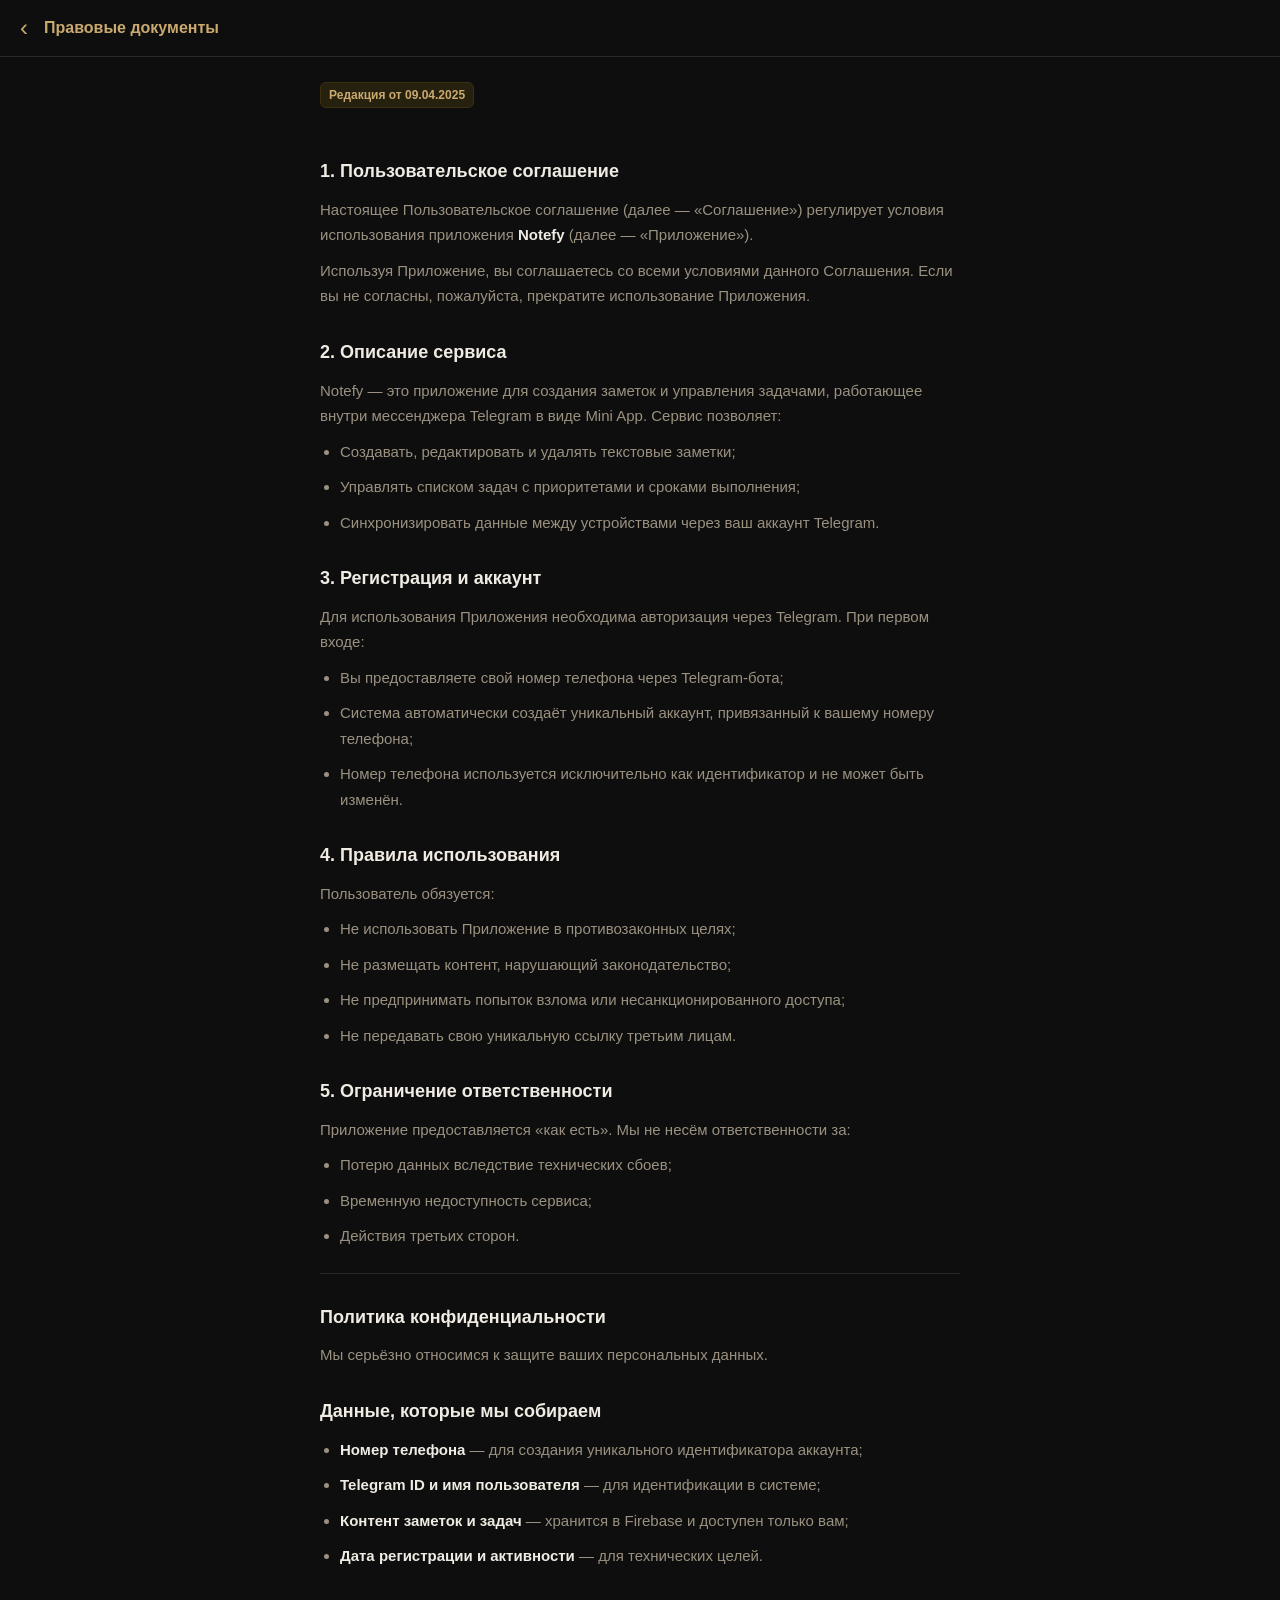
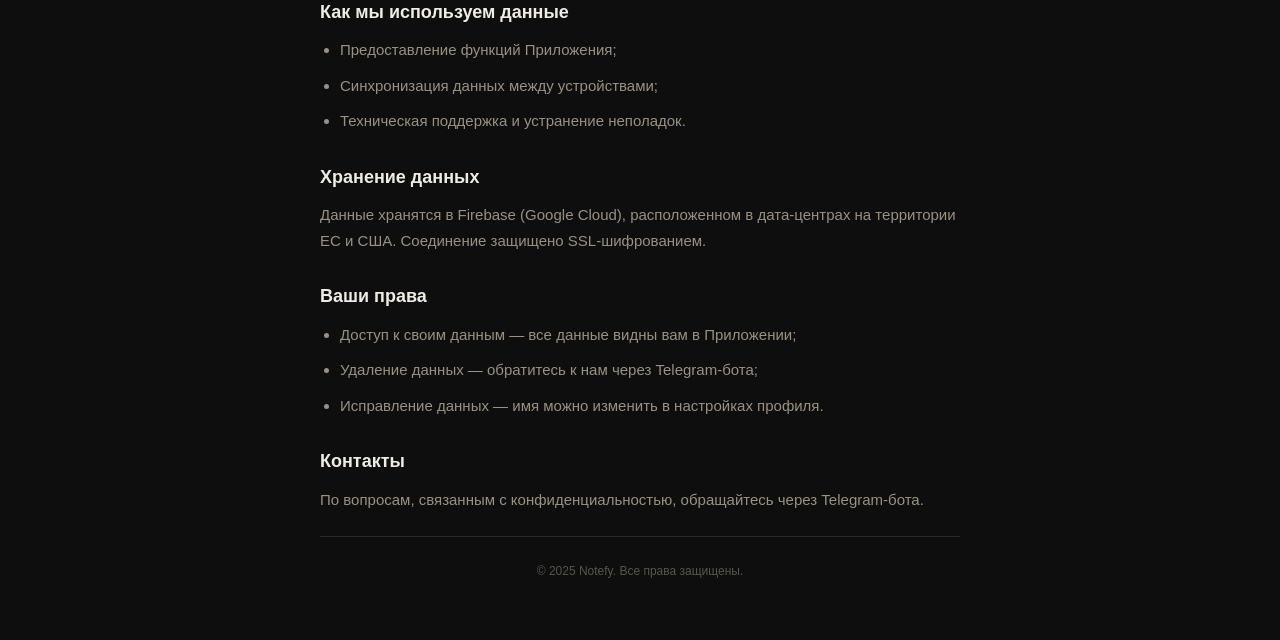
<file: privacy.html>
<!DOCTYPE html>
<html lang="ru">
<head>
  <meta charset="UTF-8" />
  <meta name="viewport" content="width=device-width, initial-scale=1.0, viewport-fit=cover" />
  <title>Пользовательское соглашение — Notefy</title>
  <script src="https://telegram.org/js/telegram-web-app.js"></script>
  <style>
    :root {
      --bg: #0e0e0e; --bg-card: #1a1a1a; --border: #2a2a2a;
      --accent: #c9a96e; --text: #f0ece4; --text-2: #9a9180;
    }
    * { box-sizing: border-box; margin: 0; padding: 0; }
    body {
      background: var(--bg); color: var(--text);
      font-family: -apple-system, BlinkMacSystemFont, 'Segoe UI', sans-serif;
      font-size: 15px; line-height: 1.7;
      padding: 0 0 env(safe-area-inset-bottom, 24px);
    }
    header {
      position: sticky; top: 0;
      background: var(--bg); border-bottom: 1px solid var(--border);
      padding: 14px 16px; display: flex; align-items: center; gap: 12px;
    }
    .back-btn {
      font-size: 24px; color: var(--accent); cursor: pointer;
      background: none; border: none; padding: 0 4px;
    }
    header h1 { font-size: 16px; font-weight: 700; color: var(--accent); }
    main { padding: 24px 20px 48px; max-width: 680px; margin: 0 auto; }
    h2 { font-size: 18px; font-weight: 700; margin: 28px 0 10px; color: var(--text); }
    p, li { color: var(--text-2); margin-bottom: 10px; }
    ul { padding-left: 20px; }
    strong { color: var(--text); }
    .badge {
      display: inline-block;
      background: #26200f; color: var(--accent);
      border: 1px solid #3d3010; border-radius: 6px;
      font-size: 12px; font-weight: 600; padding: 2px 8px; margin-bottom: 20px;
    }
    .divider { height: 1px; background: var(--border); margin: 24px 0; }
  </style>
</head>
<body>
<header>
  <button class="back-btn" onclick="history.back()">‹</button>
  <h1>Правовые документы</h1>
</header>
<main>
  <div class="badge">Редакция от 09.04.2025</div>

  <h2>1. Пользовательское соглашение</h2>
  <p>Настоящее Пользовательское соглашение (далее — «Соглашение») регулирует условия использования
  приложения <strong>Notefy</strong> (далее — «Приложение»).</p>
  <p>Используя Приложение, вы соглашаетесь со всеми условиями данного Соглашения. Если вы не согласны,
  пожалуйста, прекратите использование Приложения.</p>

  <h2>2. Описание сервиса</h2>
  <p>Notefy — это приложение для создания заметок и управления задачами, работающее внутри мессенджера
  Telegram в виде Mini App. Сервис позволяет:</p>
  <ul>
    <li>Создавать, редактировать и удалять текстовые заметки;</li>
    <li>Управлять списком задач с приоритетами и сроками выполнения;</li>
    <li>Синхронизировать данные между устройствами через ваш аккаунт Telegram.</li>
  </ul>

  <h2>3. Регистрация и аккаунт</h2>
  <p>Для использования Приложения необходима авторизация через Telegram. При первом входе:</p>
  <ul>
    <li>Вы предоставляете свой номер телефона через Telegram-бота;</li>
    <li>Система автоматически создаёт уникальный аккаунт, привязанный к вашему номеру телефона;</li>
    <li>Номер телефона используется исключительно как идентификатор и не может быть изменён.</li>
  </ul>

  <h2>4. Правила использования</h2>
  <p>Пользователь обязуется:</p>
  <ul>
    <li>Не использовать Приложение в противозаконных целях;</li>
    <li>Не размещать контент, нарушающий законодательство;</li>
    <li>Не предпринимать попыток взлома или несанкционированного доступа;</li>
    <li>Не передавать свою уникальную ссылку третьим лицам.</li>
  </ul>

  <h2>5. Ограничение ответственности</h2>
  <p>Приложение предоставляется «как есть». Мы не несём ответственности за:</p>
  <ul>
    <li>Потерю данных вследствие технических сбоев;</li>
    <li>Временную недоступность сервиса;</li>
    <li>Действия третьих сторон.</li>
  </ul>

  <div class="divider"></div>

  <h2>Политика конфиденциальности</h2>
  <p>Мы серьёзно относимся к защите ваших персональных данных.</p>

  <h2>Данные, которые мы собираем</h2>
  <ul>
    <li><strong>Номер телефона</strong> — для создания уникального идентификатора аккаунта;</li>
    <li><strong>Telegram ID и имя пользователя</strong> — для идентификации в системе;</li>
    <li><strong>Контент заметок и задач</strong> — хранится в Firebase и доступен только вам;</li>
    <li><strong>Дата регистрации и активности</strong> — для технических целей.</li>
  </ul>

  <h2>Как мы используем данные</h2>
  <ul>
    <li>Предоставление функций Приложения;</li>
    <li>Синхронизация данных между устройствами;</li>
    <li>Техническая поддержка и устранение неполадок.</li>
  </ul>

  <h2>Хранение данных</h2>
  <p>Данные хранятся в Firebase (Google Cloud), расположенном в дата-центрах на территории ЕС и США.
  Соединение защищено SSL-шифрованием.</p>

  <h2>Ваши права</h2>
  <ul>
    <li>Доступ к своим данным — все данные видны вам в Приложении;</li>
    <li>Удаление данных — обратитесь к нам через Telegram-бота;</li>
    <li>Исправление данных — имя можно изменить в настройках профиля.</li>
  </ul>

  <h2>Контакты</h2>
  <p>По вопросам, связанным с конфиденциальностью, обращайтесь через Telegram-бота.</p>

  <div class="divider"></div>
  <p style="font-size:12px;color:#5a5548;text-align:center">
    © 2025 Notefy. Все права защищены.
  </p>
</main>
<script>
  if (window.Telegram?.WebApp) {
    window.Telegram.WebApp.ready();
    window.Telegram.WebApp.BackButton.show();
    window.Telegram.WebApp.BackButton.onClick(() => history.back());
  }
</script>
</body>
</html>
</file>
